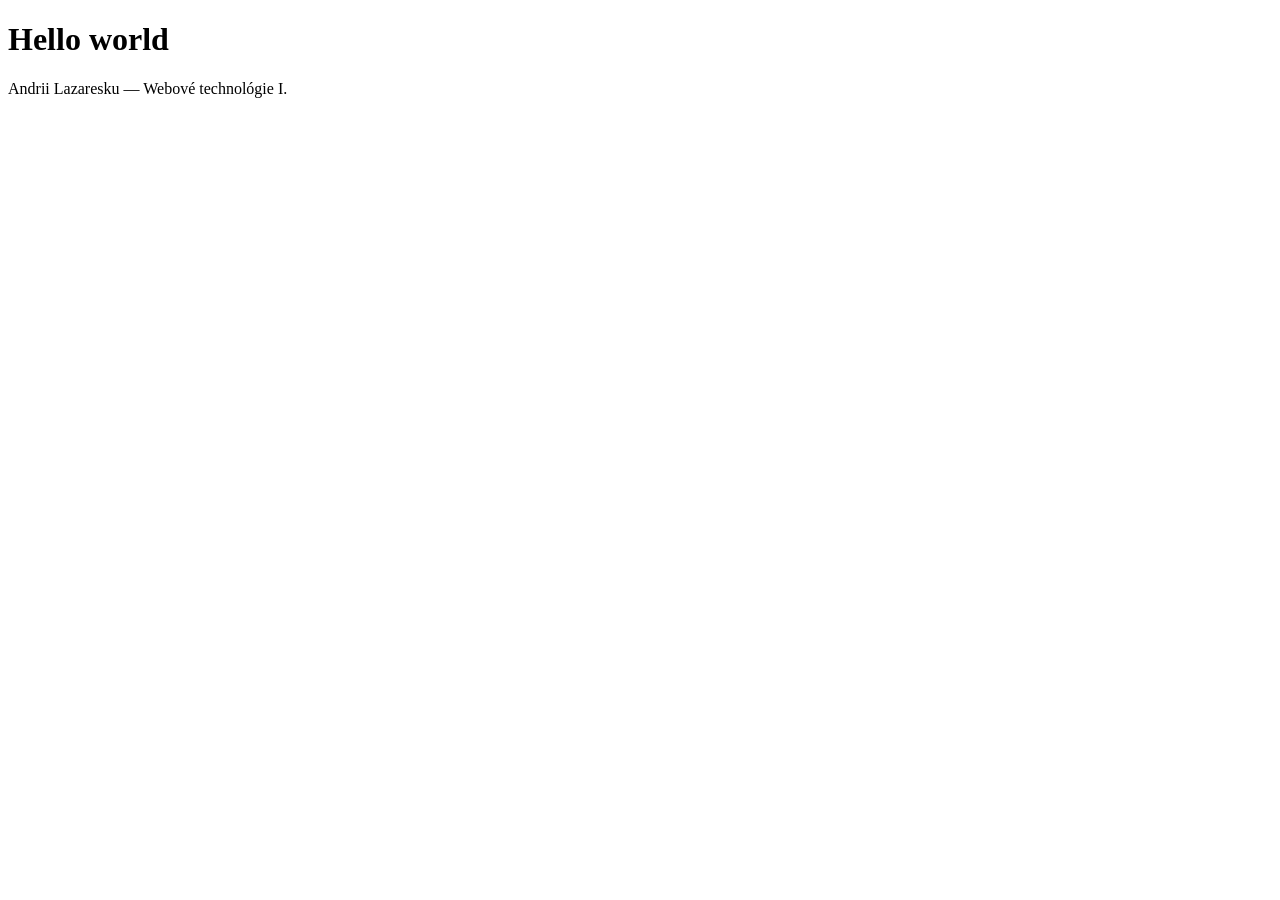
<file: index.html>
<!DOCTYPE html>
<html lang="sk">
<head>
  <meta charset="UTF-8" />
  <meta name="viewport" content="width=device-width, initial-scale=1.0" />
  <title>Hello world</title>
</head>
<body>
<h1>Hello world</h1>
<p>Andrii Lazaresku — Webové technológie I.</p>
</body>
</html>
</file>
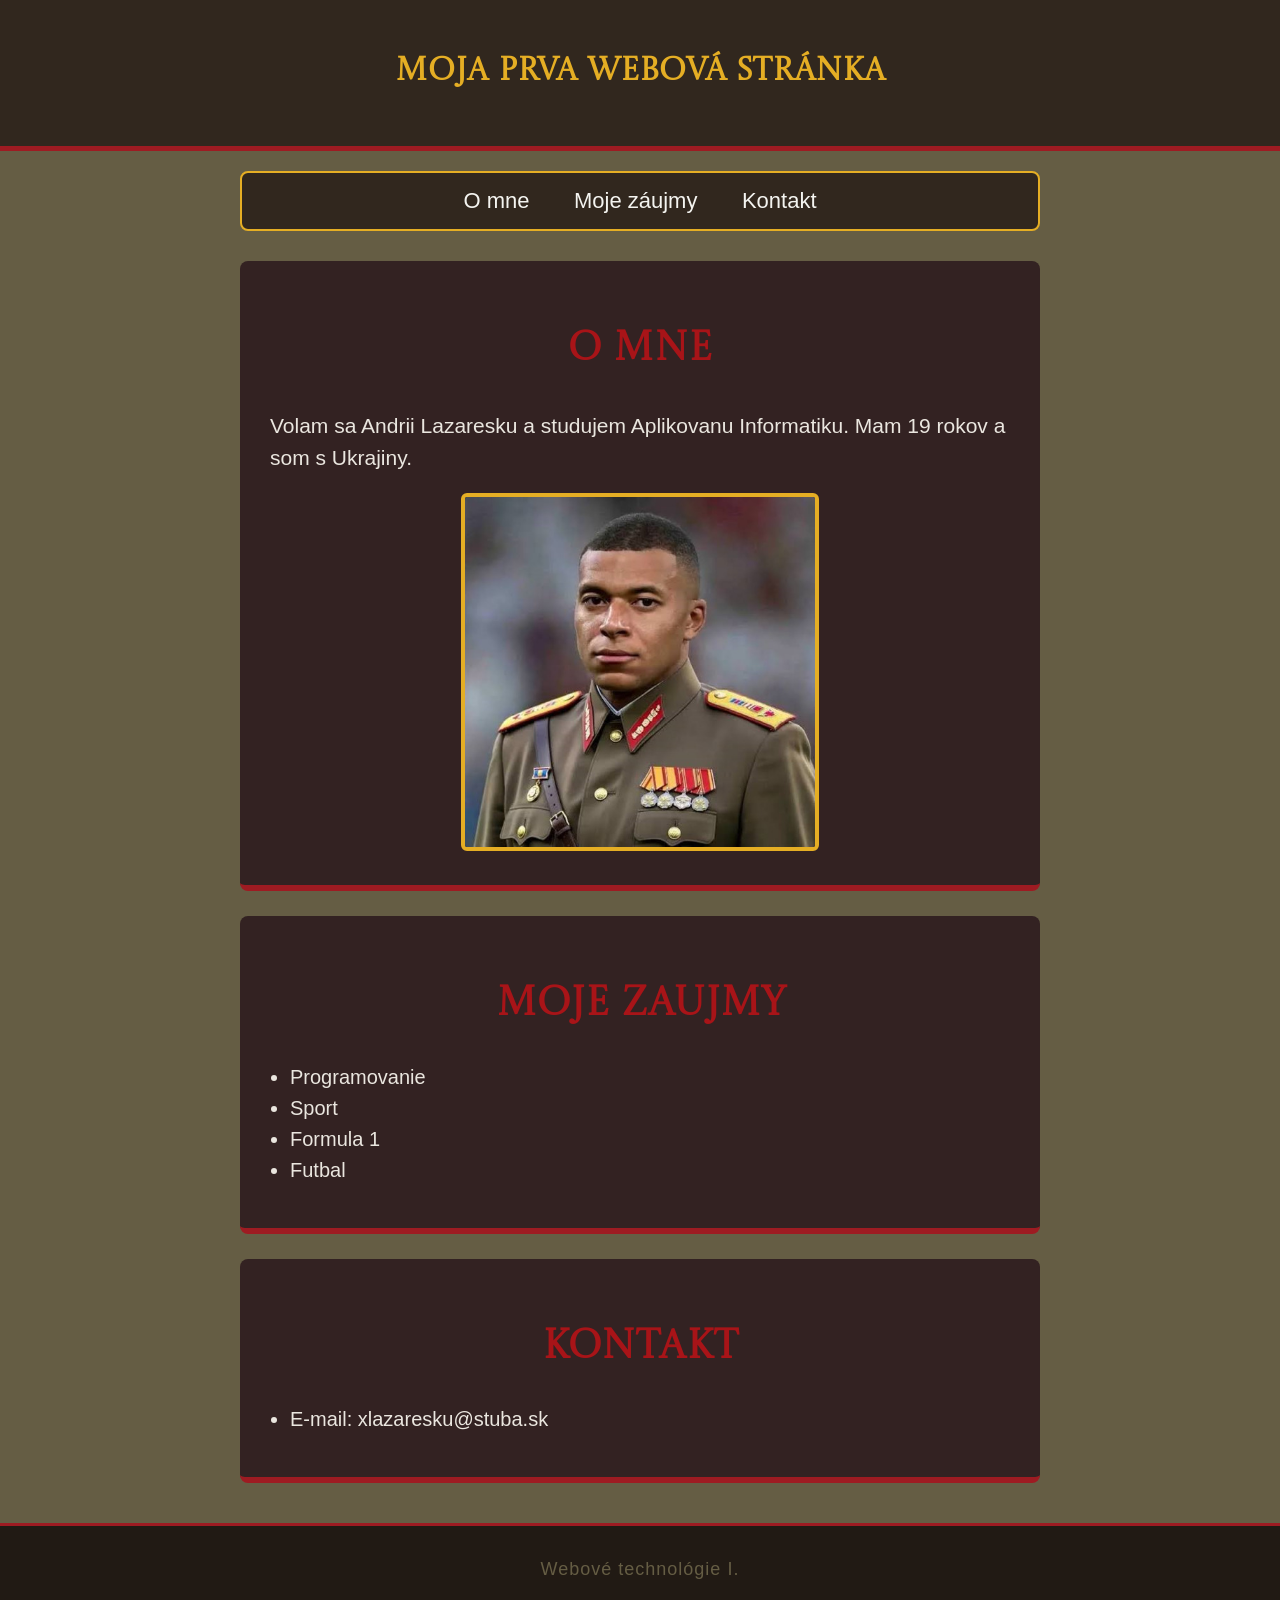
<file: exercise2/index.html>
<!DOCTYPE html>
<html lang="sk">
<head>
  <meta charset="UTF-8">
  <meta name="viewport" content="width=device-width, initial-scale=1.0">

  <title>Moja stranka</title>

  <link rel="stylesheet" href="style.css">
</head>

<body>

<header>
  <h1>Moja prva webová stránka</h1>
</header>

<main>

  <nav>
    <a href="#omne">O mne</a>
    <a href="#zaujmy">Moje záujmy</a>
    <a href="#kontakt">Kontakt</a>
  </nav>

  <section id="omne">
    <h2>O mne</h2>

    <p>
      Volam sa Andrii Lazaresku a studujem Aplikovanu Informatiku. Mam 19 rokov a som s Ukrajiny.
    </p>
    <div class="image">
      <img src="mbappe.jpeg" alt="Mbappe dictator">
    </div>
  </section>

  <section id="zaujmy">
    <h2>Moje zaujmy</h2>

    <ul>
      <li>Programovanie</li>
      <li>Sport</li>
      <li>Formula 1</li>
      <li>Futbal</li>
    </ul>
  </section>

  <section id="kontakt">
    <h2>Kontakt</h2>

    <ul>
      <li>E-mail: xlazaresku@stuba.sk</li>
    </ul>
  </section>
</main>

<footer>
  <p>Webové technológie I.</p>
</footer>

</body>
</html>
</file>
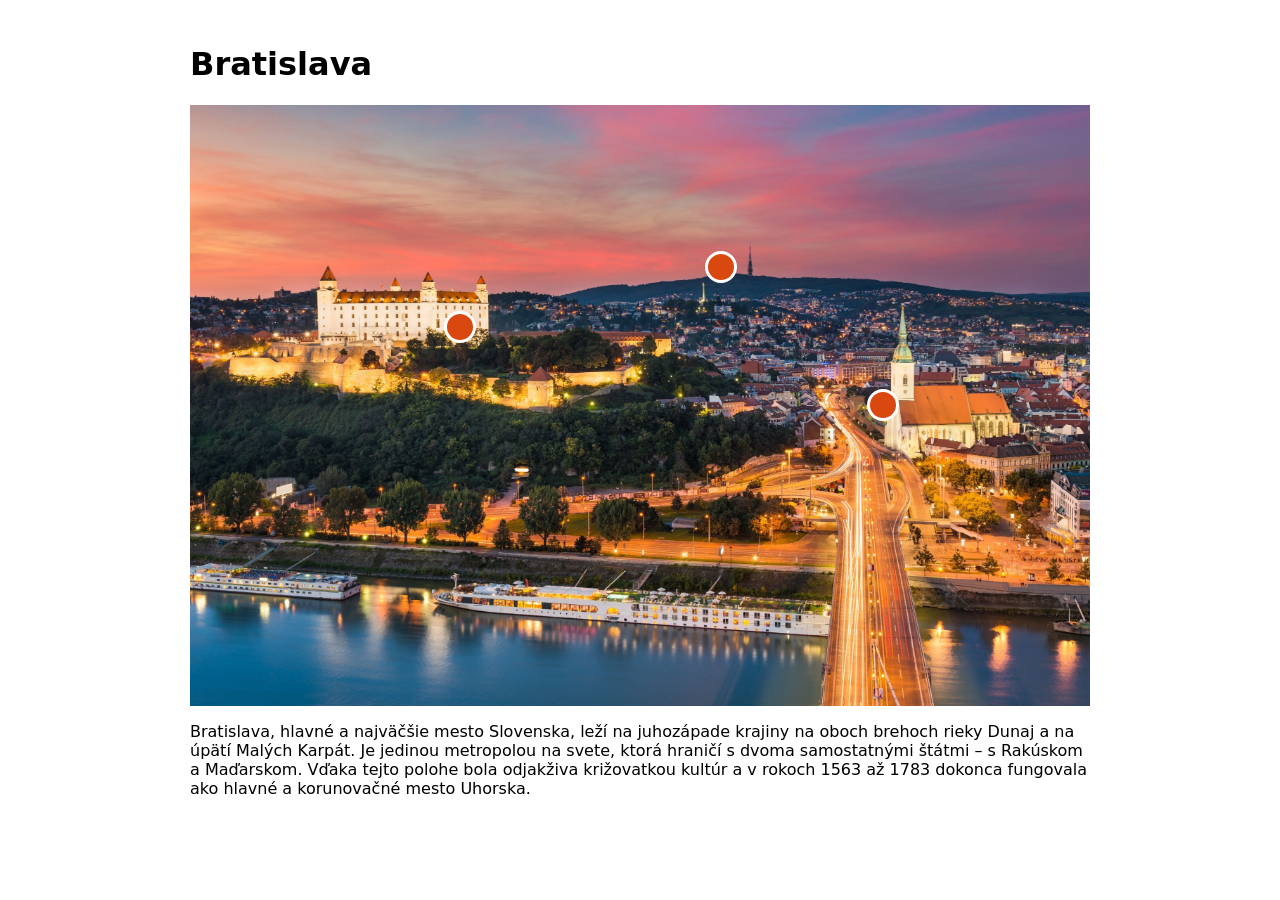
<file: exercise4/index.html>
<!doctype html>
<html lang="sk">
<head>
  <meta charset="utf-8">
  <meta name="viewport" content="width=device-width, initial-scale=1">
  <title>Dominanty Bratislavy</title>
  <link rel="stylesheet" href="css/styles.css">
</head>
<body>
<main>
  <h1>Bratislava</h1>

  <figure class="hotspot-image">
    <img src="img/img.png" alt="Panorama Bratislavy" width="2560" height="1709">

    <div class="hotspot" style="--x: 59%; --y: 27%">
      <button class="hotspot__dot" type="button" aria-label="Kamzík"></button>
      <div class="hotspot__panel">
        <h2>Kamzík</h2>
        <p>439 metrov vysoký vrch v pohorí Malé Karpaty, ktorý tvorí jednu z najvýznamnejších prírodných a rekreačných dominánt Bratislavy.</p>
      </div>
    </div>

    <div class="hotspot" style="--x: 30%; --y: 37%">
      <button class="hotspot__dot" type="button" aria-label="Bratislavský hrad"></button>
      <div class="hotspot__panel">
        <h2>Hrad</h2>
        <p>Bratislavský hrad sa týči 80 metrov nad riekou Dunaj a je najznámejšou dominantou hlavného mesta Slovenska.</p>
      </div>
    </div>

    <div class="hotspot hotspot--left" style="--x: 77%; --y: 50%">
      <button class="hotspot__dot" type="button" aria-label="Dóm svätého Martina"></button>
      <div class="hotspot__panel">
        <h2>Dóm sv. Martina</h2>
        <p>Najväčší kostol v Bratislave.</p>
      </div>
    </div>
  </figure>

  <p>Bratislava, hlavné a najväčšie mesto Slovenska, leží na juhozápade krajiny na oboch brehoch rieky Dunaj a na úpätí Malých Karpát.
     Je jedinou metropolou na svete, ktorá hraničí s dvoma samostatnými štátmi – s Rakúskom a Maďarskom.
    Vďaka tejto polohe bola odjakživa križovatkou kultúr a v rokoch 1563 až 1783 dokonca fungovala ako hlavné a korunovačné mesto Uhorska.</p>
</main>
</body>
</html>
</file>
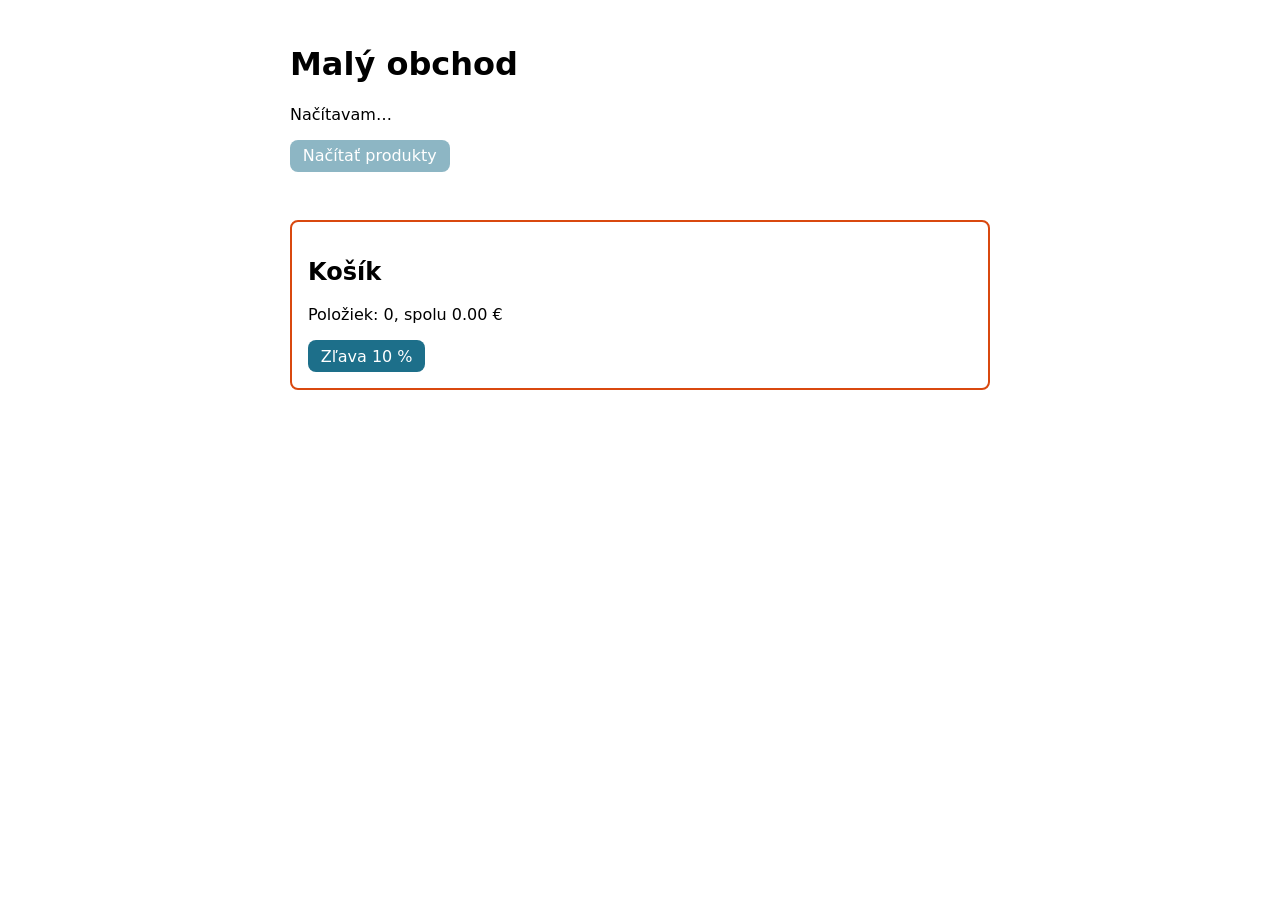
<file: exercise5/index.html>
<!doctype html>
<html lang="sk">
<head>
    <meta charset="utf-8">
    <meta name="viewport" content="width=device-width, initial-scale=1">
    <title>Malý obchod</title>
    <link rel="stylesheet" href="css/styles.css">
    <script src="js/script.js" defer></script>
</head>
<body>
<main>
    <h1>Malý obchod</h1>

    <p id="status">Produkty sa načítavajú…</p>
    <button id="reload" type="button">Načítať produkty</button>

    <ul id="products" class="products">
    </ul>

    <section class="cart">
        <h2>Košík</h2>
        <p>Položiek: <span id="cart-count">0</span>, spolu <span id="cart-total">0.00</span> €</p>
        <button id="discount" type="button">Zľava 10 %</button>
    </section>
</main>
</body>
</html>
</file>
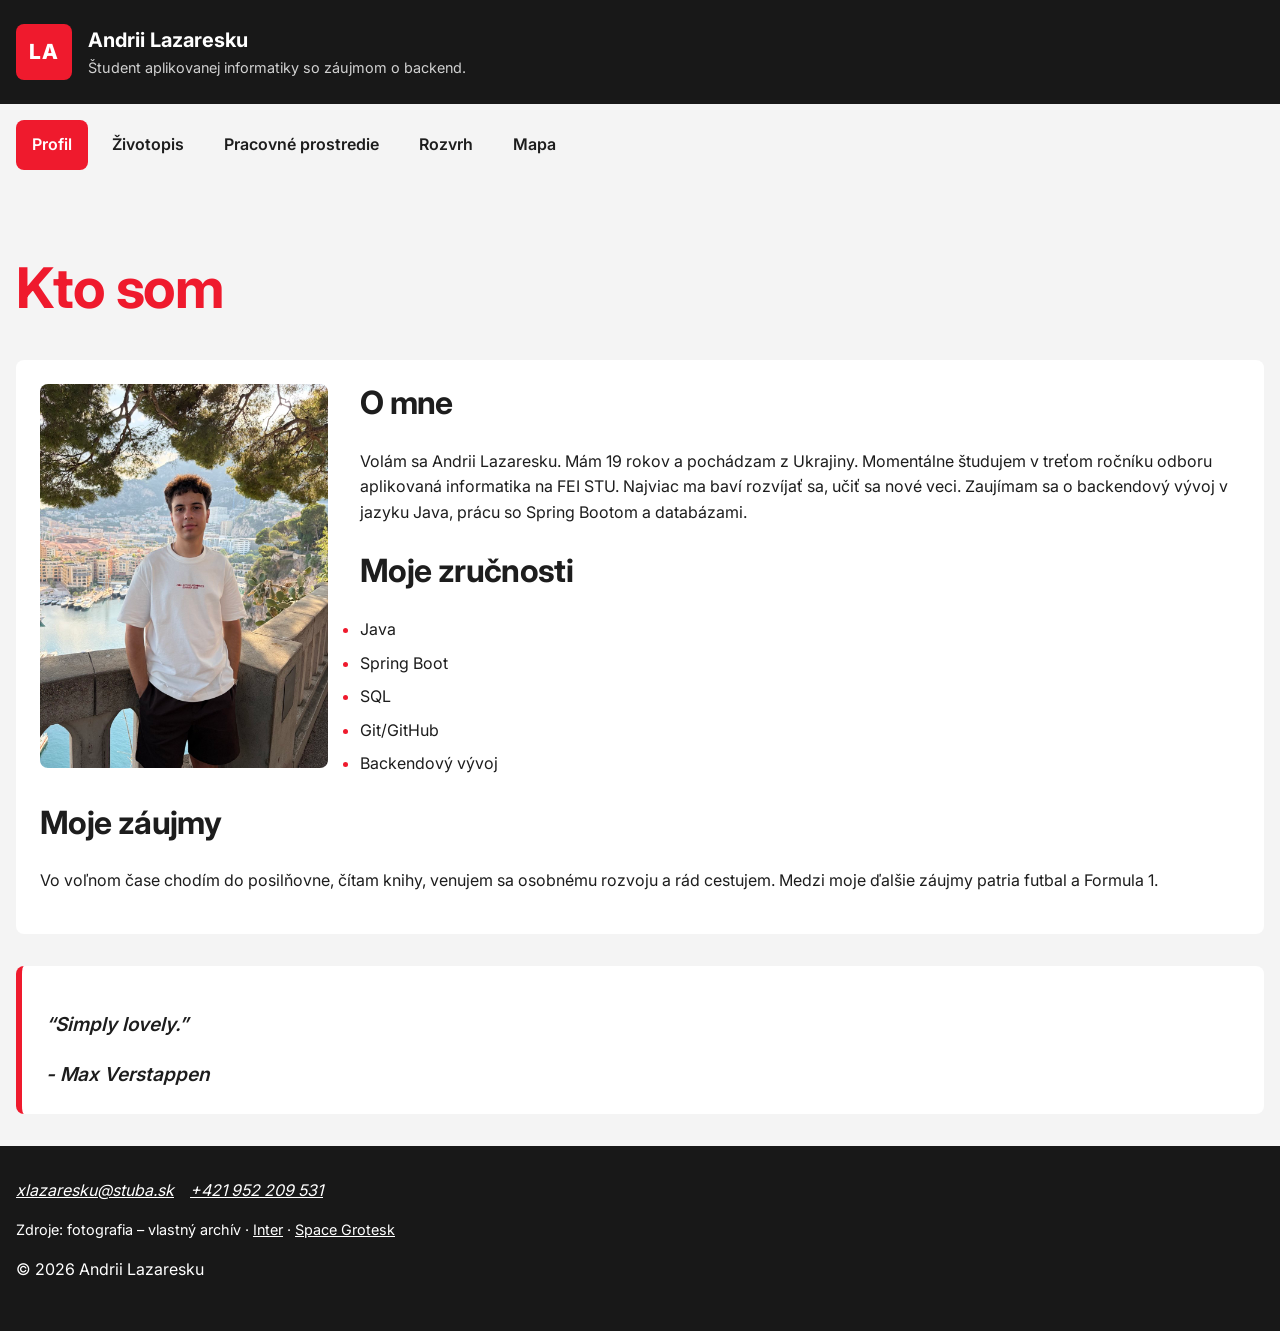
<file: task1/index.html>
<!DOCTYPE html>
<html lang="sk">
<head>
    <meta charset="UTF-8">
    <meta name="viewport" content="width=device-width, initial-scale=1.0">

    <title>Profil | Andrii Lazaresku</title>
    <meta name="description" content="Osobný profil študenta aplikovanej informatiky.">

    <meta property="og:title" content="Profil | Andrii Lazaresku">
    <meta property="og:description" content="Osobný profil študenta aplikovanej informatiky.">
    <meta property="og:image" content="img/me.jpg">

    <link rel="icon" href="favicon.png" type="image/png">
    <link rel="stylesheet" href="css/styles.css">
    <script src="js/script.js" defer></script>
</head>
<body>

<!-- Odkaz umozni pouzivatelovi klavesnice preskocit navigaciu. -->
<a class="skip-link" href="#main-content">
    Preskočiť na obsah
</a>

<!-- Hlavicka obsahuje logo, meno a kratky popis autora. -->
<header class="site-header">
    <div class="site-header__content">
        <a class="brand" href="index.html" aria-label="Domovská stránka">
            <span class="brand__monogram" aria-hidden="true">LA</span>
            <span class="brand__text">
                <span class="brand__name"><strong>Andrii Lazaresku</strong></span>
                <span class="brand__tagline">Študent aplikovanej informatiky so záujmom o backend.</span>
            </span>
        </a>
    </div>
</header>
<!-- Hlavna navigacia je spolocna pre vsetky podstranky. -->
<nav class="site-navigation" aria-label="Hlavná navigácia">
    <button class="site-navigation__toggle" type="button" aria-controls="main-menu" aria-expanded="false">MENU</button>
    <ul class="site-navigation__list" id="main-menu">
        <li><a class="site-navigation__link" href="index.html" aria-current="page">Profil</a></li>
        <li><a class="site-navigation__link" href="pages/cv.html">Životopis</a></li>
        <li><a class="site-navigation__link" href="pages/workspace.html">Pracovné prostredie</a></li>
        <li><a class="site-navigation__link" href="pages/schedule.html">Rozvrh</a></li>
        <li><a class="site-navigation__link" href="pages/map.html">Mapa</a></li>
    </ul>
</nav>

<!-- Hlavny obsah profilovej stranky. -->
<main class="site-main" id="main-content">
    <h1>Kto som</h1>
    <section class="profile">
        <img class="profile__photo"
             src="img/me.jpg"
             width="960"
             height="1280"
             loading="lazy"
             alt="Osobné foto Andrii Lazaresku">

        <div class="profile__content">
            <h2>O mne</h2>
            <p>
                Volám sa Andrii Lazaresku. Mám 19 rokov a pochádzam z Ukrajiny.
                Momentálne študujem v treťom ročníku odboru aplikovaná informatika na FEI STU.
                Najviac ma baví rozvíjať sa, učiť sa nové veci. Zaujímam sa o backendový vývoj v jazyku Java,
                prácu so Spring Bootom a databázami.
            </p>

            <h2>Moje zručnosti</h2>
            <ul class="skills">
                <li>Java</li>
                <li>Spring Boot</li>
                <li>SQL</li>
                <li>Git/GitHub</li>
                <li>Backendový vývoj</li>
            </ul>

            <h2>Moje záujmy</h2>
            <p>
                Vo voľnom čase chodím do posilňovne, čítam knihy, venujem sa osobnému rozvoju a rád cestujem.
                Medzi moje ďalšie záujmy patria futbal a Formula 1.
            </p>
        </div>
    </section>

    <!-- Citat je doplnkovy obsah k osobnemu profilu. -->
    <aside class="quote">
        <blockquote lang="en">
            <p>“Simply lovely.”</p>
            <footer>
                - <cite>Max Verstappen</cite>
            </footer>
        </blockquote>
    </aside>
</main>

<!-- Paticka obsahuje kontakt, zdroje a autorske udaje. -->
<footer class="site-footer">
    <div class="site-footer__content">
        <address class="contact">
            <a href="mailto:xlazaresku@stuba.sk">
                xlazaresku@stuba.sk
            </a>

            <a href="tel:+421952209531">
                +421 952 209 531
            </a>
        </address>
        <p class="footer-sources">Zdroje: fotografia – vlastný archív ·
            <a href="https://fonts.google.com/specimen/Inter">Inter</a> ·
            <a href="https://fonts.google.com/specimen/Space+Grotesk">Space Grotesk</a>
        </p>
        <p>© 2026 Andrii Lazaresku</p>
    </div>

</footer>
</body>
</html>
</file>
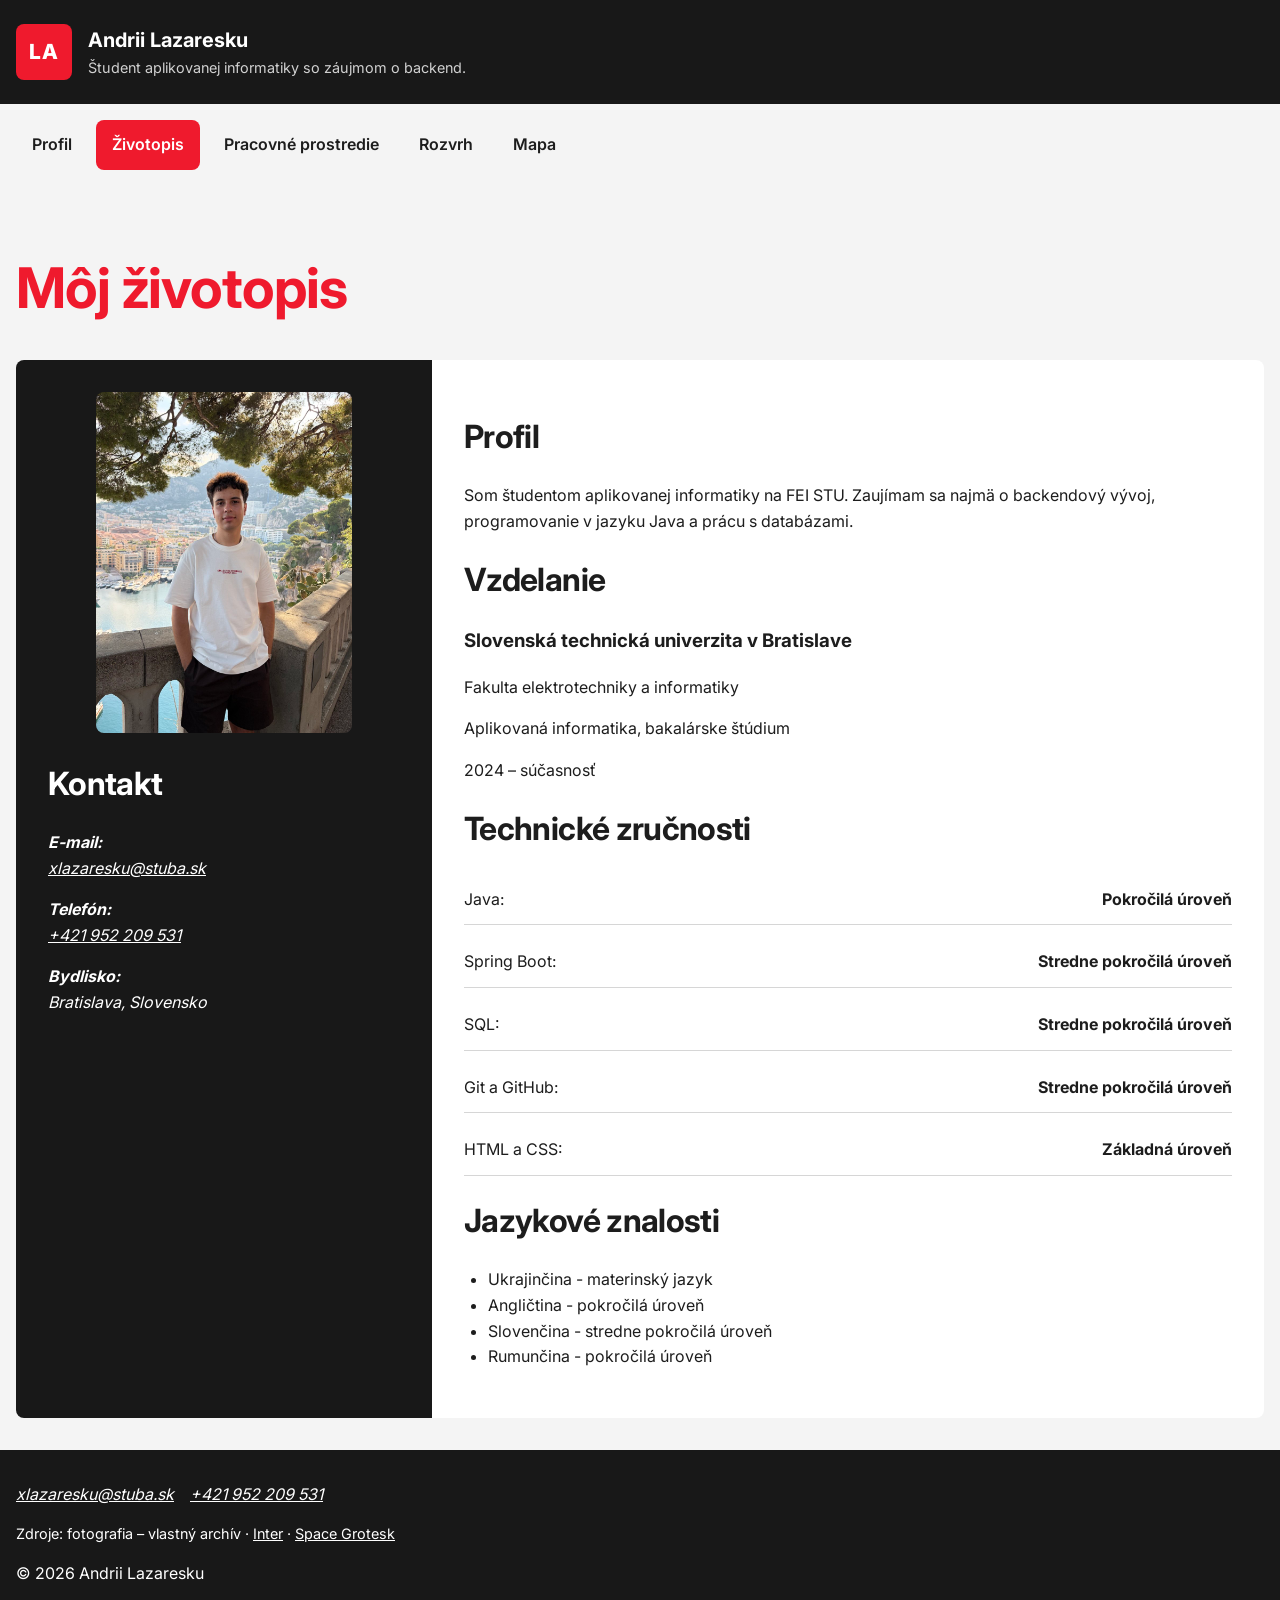
<file: task1/pages/cv.html>
<!DOCTYPE html>
<html lang="sk">
<head>
    <meta charset="UTF-8">
    <meta name="viewport" content="width=device-width, initial-scale=1.0">

    <title>Životopis | Andrii Lazaresku</title>
    <meta name="description" content="Vzdelanie, technické znalosti a jazykové zručnosti">
    <meta property="og:title" content="Životopis | Andrii Lazaresku">
    <meta property="og:description" content="Vzdelanie, technické znalosti a jazykové zručnosti">
    <meta property="og:image" content="../img/me.jpg">

    <link rel="icon" href="../favicon.png" type="image/png">
    <link rel="stylesheet" href="../css/styles.css">
    <link rel="stylesheet" href="../css/print.css" media="print">
    <script src="../js/script.js" defer></script>
</head>
<body>

<!-- Odkaz umozni pouzivatelovi klavesnice preskocit navigaciu. -->
<a class="skip-link" href="#main-content">
    Preskočiť na obsah
</a>

<!-- Spolocna hlavicka webovej vizitky. -->
<header class="site-header">
    <div class="site-header__content">
        <a class="brand" href="../index.html" aria-label="Domovská stránka">
            <span class="brand__monogram" aria-hidden="true">LA</span>
            <span class="brand__text">
                <span class="brand__name"><strong>Andrii Lazaresku</strong></span>
                <span class="brand__tagline">Študent aplikovanej informatiky so záujmom o backend.</span>
            </span>
        </a>
    </div>
</header>
<!-- Atribut aria-current oznacuje aktualne otvorenu stranku. -->
<nav class="site-navigation" aria-label="Hlavná navigácia">
    <button class="site-navigation__toggle" type="button" aria-controls="main-menu" aria-expanded="false">MENU</button>
    <ul class="site-navigation__list" id="main-menu">
        <li>
            <a class="site-navigation__link" href="../index.html">Profil</a>
        </li>
        <li>
            <a class="site-navigation__link" href="cv.html" aria-current="page">Životopis</a>
        </li>
        <li>
            <a class="site-navigation__link" href="workspace.html">Pracovné prostredie</a>
        </li>
        <li>
            <a class="site-navigation__link" href="schedule.html">Rozvrh</a>
        </li>
        <li>
            <a class="site-navigation__link" href="map.html">Mapa</a>
        </li>
    </ul>
</nav>

<!-- Zivotopis je rozdeleny na bocny panel a hlavny obsah. -->
<main class="site-main" id="main-content">
    <h1>Môj životopis</h1>
    <article class="resume">
        <h2 class="visually-hidden">Životopis Andriiho Lazaresku</h2>
        <!-- Bocny panel obsahuje fotografiu a kontaktne udaje. -->
        <aside class="resume__sidebar">
            <img class="resume__photo"
            src="../img/me.jpg"
            width="960"
            height="1280"
            loading="lazy"
            alt="Portrét Andrii Lazaresku">

            <section class="resume__contact">
                <h2>Kontakt</h2>
                <address>
                    <p><strong>E-mail:</strong><br><a href="mailto:xlazaresku@stuba.sk">xlazaresku@stuba.sk</a></p>
                    <p><strong>Telefón:</strong><br><a href="tel:+421952209531">+421 952 209 531</a></p>
                    <p><strong>Bydlisko:</strong><br>Bratislava, Slovensko</p>
                </address>
            </section>

        </aside>
        <!-- Hlavna cast obsahuje profil, vzdelanie a zrucnosti. -->
        <div class="resume__content">
            <section>
                <h2>Profil</h2>
                <p>
                    Som študentom aplikovanej informatiky na FEI STU.
                    Zaujímam sa najmä o backendový vývoj, programovanie
                    v jazyku Java a prácu s databázami.
                </p>

                <h2>Vzdelanie</h2>
                <h3>
                    Slovenská technická univerzita v Bratislave
                </h3>
                <p>Fakulta elektrotechniky a informatiky</p>
                <p>Aplikovaná informatika, bakalárske štúdium</p>
                <p>
                    <time datetime="2024">2024</time> – súčasnosť
                </p>
            </section>

            <section>
                <h2>Technické zručnosti</h2>
                <ul class="resume__skills">
                    <li>
                        <span>Java:</span>
                        <strong>Pokročilá úroveň</strong>
                    </li>

                    <li>
                        <span>Spring Boot:</span>
                        <strong>Stredne pokročilá úroveň</strong>
                    </li>

                    <li>
                        <span>SQL:</span>
                        <strong>Stredne pokročilá úroveň</strong>
                    </li>

                    <li>
                        <span>Git a GitHub:</span>
                        <strong>Stredne pokročilá úroveň</strong>
                    </li>

                    <li>
                        <span>HTML a CSS:</span>
                        <strong>Základná úroveň</strong>
                    </li>
                </ul>
            </section>

            <section>
                <h2>Jazykové znalosti</h2>
                <ul class="resume__list">
                    <li>Ukrajinčina - materinský jazyk</li>
                    <li>Angličtina - pokročilá úroveň</li>
                    <li>Slovenčina - stredne pokročilá úroveň</li>
                    <li>Rumunčina - pokročilá úroveň</li>
                </ul>
            </section>
        </div>
    </article>
</main>

<!-- Paticka sa pri tlaci skryje pomocou print.css. -->
<footer class="site-footer">
    <div class="site-footer__content">
        <address class="contact">
            <a href="mailto:xlazaresku@stuba.sk">
                xlazaresku@stuba.sk
            </a>

            <a href="tel:+421952209531">
                +421 952 209 531
            </a>
        </address>
        <p class="footer-sources">Zdroje: fotografia – vlastný archív ·
            <a href="https://fonts.google.com/specimen/Inter">Inter</a> ·
            <a href="https://fonts.google.com/specimen/Space+Grotesk">Space Grotesk</a>
        </p>
        <p>© 2026 Andrii Lazaresku</p>
    </div>
</footer>
</body>
</html>
</file>
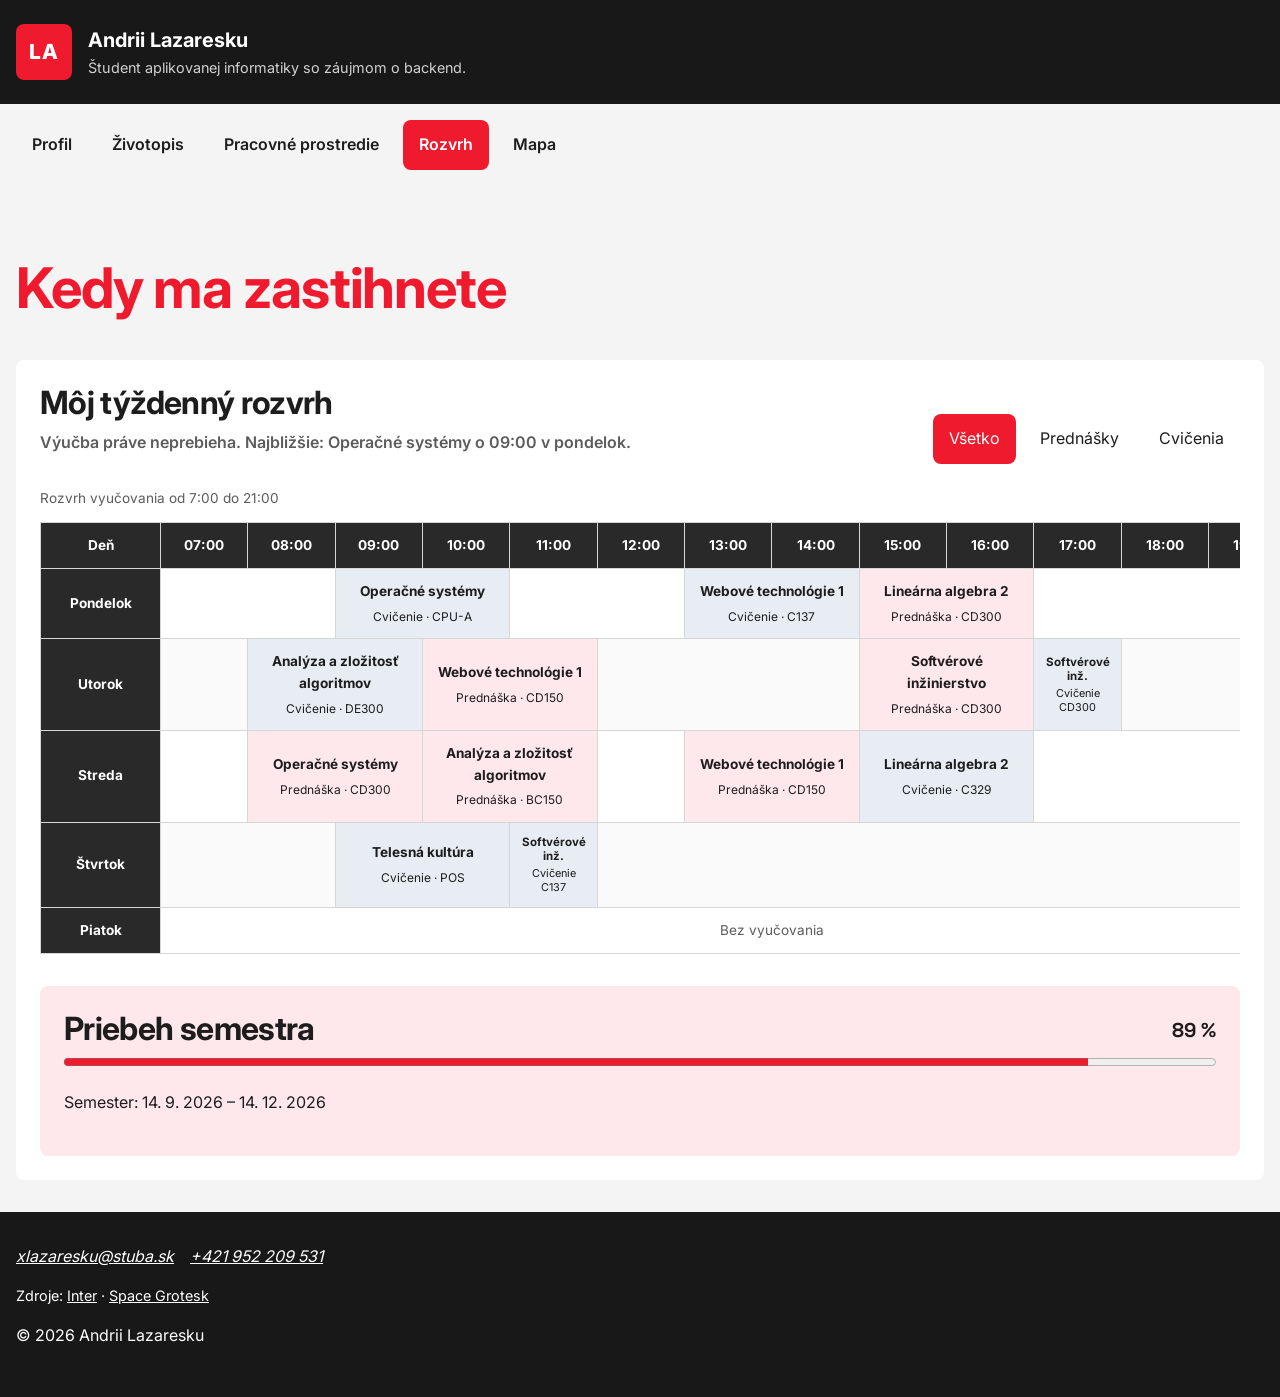
<file: task1/pages/schedule.html>
<!DOCTYPE html>
<html lang="sk">
<head>
    <meta charset="UTF-8">
    <meta name="viewport" content="width=device-width, initial-scale=1">

    <title>Rozvrh | Andrii Lazaresku</title>
    <meta name="description" content="Týždenný rozvrh a dostupnosť Andrii Lazaresku.">

    <meta property="og:title" content="Rozvrh | Andrii Lazaresku">
    <meta property="og:description" content="Týždenný rozvrh predmetov na FEI STU.">
    <meta property="og:image" content="../img/me.jpg">

    <link rel="icon" href="../favicon.png" type="image/png">
    <link rel="stylesheet" href="../css/styles.css">
    <script src="../js/script.js" defer></script>
</head>
<body>

    <!-- Odkaz umozni pouzivatelovi klavesnice preskocit navigaciu. -->
    <a class="skip-link" href="#main-content">
        Preskočiť na obsah
    </a>

    <!-- Spolocna hlavicka webovej vizitky. -->
    <header class="site-header">
        <div class="site-header__content">
            <a class="brand" href="../index.html" aria-label="Domovská stránka">
                <span class="brand__monogram" aria-hidden="true">LA</span>
                <span class="brand__text">
                    <span class="brand__name"><strong>Andrii Lazaresku</strong></span>
                    <span class="brand__tagline">Študent aplikovanej informatiky so záujmom o backend.</span>
                </span>
            </a>
        </div>
    </header>

    <!-- Hlavna navigacia medzi piatimi strankami projektu. -->
    <nav class="site-navigation" aria-label="Hlavná navigácia">
        <button class="site-navigation__toggle" type="button" aria-controls="main-menu" aria-expanded="false">MENU</button>
        <ul class="site-navigation__list" id="main-menu">
            <li><a class="site-navigation__link" href="../index.html">Profil</a></li>
            <li><a class="site-navigation__link" href="cv.html">Životopis</a></li>
            <li><a class="site-navigation__link" href="workspace.html">Pracovné prostredie</a></li>
            <li><a class="site-navigation__link" href="schedule.html" aria-current="page">Rozvrh</a></li>
            <li><a class="site-navigation__link" href="map.html">Mapa</a></li>
        </ul>
    </nav>

    <!-- Rozvrh obsahuje aktualny stav, filtre a tabulku predmetov. -->
    <main class="site-main" id="main-content">
        <h1>Kedy ma zastihnete</h1>

        <section class="schedule" aria-labelledby="schedule-title">
            <div class="schedule__heading">
                <div>
                    <h2 id="schedule-title">Môj týždenný rozvrh</h2>
                    <p id="schedule-status" class="schedule__status" aria-live="polite"></p>
                </div>
                <!-- Tlacidla filtruju hodiny podla hodnoty v data-filter. -->
                <div class="schedule__filters" role="group" aria-label="Filtrovanie rozvrhu">
                    <button class="schedule__filter" type="button" data-filter="all" aria-pressed="true">Všetko</button>
                    <button class="schedule__filter" type="button" data-filter="lecture" aria-pressed="false">Prednášky</button>
                    <button class="schedule__filter" type="button" data-filter="exercise" aria-pressed="false">Cvičenia</button>
                </div>
            </div>

            <p id="schedule-filter-status" class="schedule__filter-status" aria-live="polite" hidden></p>

            <!-- Obal tabulky umozni vodorovne posuvanie na malom displeji. -->
            <div class="schedule__table-wrapper">
                <table class="schedule__table">
                    <caption>Rozvrh vyučovania od 7:00 do 21:00</caption>
                    <thead>
                        <tr>
                            <th scope="col">Deň</th>
                            <th scope="col">07:00</th>
                            <th scope="col">08:00</th>
                            <th scope="col">09:00</th>
                            <th scope="col">10:00</th>
                            <th scope="col">11:00</th>
                            <th scope="col">12:00</th>
                            <th scope="col">13:00</th>
                            <th scope="col">14:00</th>
                            <th scope="col">15:00</th>
                            <th scope="col">16:00</th>
                            <th scope="col">17:00</th>
                            <th scope="col">18:00</th>
                            <th scope="col">19:00</th>
                            <th scope="col">20:00</th>
                        </tr>
                    </thead>
                    <tbody>
                        <tr>
                            <th scope="row">Pondelok</th>
                            <td class="schedule__free" colspan="2"></td>
                            <td class="lesson lesson--exercise" colspan="2"
                                data-type="exercise" data-day="1" data-start="09:00" data-end="10:50">
                                <strong>Operačné systémy</strong>
                                <span>Cvičenie · CPU-A</span>
                            </td>
                            <td class="schedule__free" colspan="2"></td>
                            <td class="lesson lesson--exercise" colspan="2"
                                data-type="exercise" data-day="1" data-start="13:00" data-end="14:50">
                                <strong>Webové technológie 1</strong>
                                <span>Cvičenie · C137</span>
                            </td>
                            <td class="lesson lesson--lecture" colspan="2"
                                data-type="lecture" data-day="1" data-start="15:00" data-end="16:50">
                                <strong>Lineárna algebra 2</strong>
                                <span>Prednáška · CD300</span>
                            </td>
                            <td class="schedule__free" colspan="4"></td>
                        </tr>
                        <tr>
                            <th scope="row">Utorok</th>
                            <td class="schedule__free"></td>
                            <td class="lesson lesson--exercise" colspan="2"
                                data-type="exercise" data-day="2" data-start="08:00" data-end="09:50">
                                <strong>Analýza a zložitosť algoritmov</strong>
                                <span>Cvičenie · DE300</span>
                            </td>
                            <td class="lesson lesson--lecture" colspan="2"
                                data-type="lecture" data-day="2" data-start="10:00" data-end="11:50">
                                <strong>Webové technológie 1</strong>
                                <span>Prednáška · CD150</span>
                            </td>
                            <td class="schedule__free" colspan="3"></td>
                            <td class="lesson lesson--lecture" colspan="2"
                                data-type="lecture" data-day="2" data-start="15:00" data-end="16:50">
                                <strong>Softvérové inžinierstvo</strong><span>Prednáška · CD300</span>
                            </td>
                            <td class="lesson lesson--exercise lesson--compact"
                                data-type="exercise" data-day="2" data-start="17:00" data-end="17:50"
                                data-subject="Softvérové inžinierstvo" aria-label="Softvérové inžinierstvo, prednáška, CD300">
                                <strong>
                                    <abbr title="Softvérové inžinierstvo">Softvérové inž.</abbr>
                                </strong>
                                <span>Cvičenie<br>CD300</span>
                            </td>
                            <td class="schedule__free" colspan="3"></td>
                        </tr>
                        <tr>
                            <th scope="row">Streda</th>
                            <td class="schedule__free"></td>
                            <td class="lesson lesson--lecture" colspan="2"
                                data-type="lecture" data-day="3" data-start="08:00" data-end="09:50">
                                <strong>Operačné systémy</strong><span>Prednáška · CD300</span></td>
                            <td class="lesson lesson--lecture" colspan="2"
                                data-type="lecture" data-day="3" data-start="10:00" data-end="11:50">
                                <strong>Analýza a zložitosť algoritmov</strong>
                                <span>Prednáška · BC150</span>
                            </td>
                            <td class="schedule__free"></td>
                            <td class="lesson lesson--lecture" colspan="2"
                                data-type="lecture" data-day="3" data-start="13:00" data-end="14:50">
                                <strong>Webové technológie 1</strong>
                                <span>Prednáška · CD150</span>
                            </td>
                            <td class="lesson lesson--exercise" colspan="2"
                                data-type="exercise" data-day="3" data-start="15:00" data-end="16:50">
                                <strong>Lineárna algebra 2</strong>
                                <span>Cvičenie · C329</span>
                            </td>
                            <td class="schedule__free" colspan="4"></td>
                        </tr>
                        <tr>
                            <th scope="row">Štvrtok</th>
                            <td class="schedule__free" colspan="2"></td>
                            <td class="lesson lesson--exercise" colspan="2"
                                data-type="exercise" data-day="4" data-start="09:00" data-end="10:50">
                                <strong>Telesná kultúra</strong>
                                <span>Cvičenie · POS</span>
                            </td>
                            <td class="lesson lesson--exercise lesson--compact"
                                data-type="exercise" data-day="4" data-start="11:00" data-end="11:50"
                                data-subject="Softvérové inžinierstvo" aria-label="Softvérové inžinierstvo, prednáška, C137">
                                <strong>
                                    <abbr title="Softvérové inžinierstvo">Softvérové inž.</abbr>
                                </strong>
                                <span>Cvičenie<br>C137</span>
                            </td>
                            <td class="schedule__free" colspan="9"></td>
                        </tr>
                        <tr>
                            <th scope="row">Piatok</th>
                            <td class="schedule__free" colspan="14">Bez vyučovania</td>
                        </tr>
                    </tbody>
                </table>
            </div>

            <div class="semester-progress">
                <div class="semester-progress__heading">
                    <h2>Priebeh semestra</h2>
                    <output id="semester-progress-label" for="semester-progress">0 %</output>
                </div>
                <progress id="semester-progress" max="100" value="0">0 %</progress>
                <p>Semester: 14. 9. 2026 – 14. 12. 2026</p>
            </div>
        </section>
    </main>

    <!-- Paticka obsahuje kontakt a pouzite zdroje. -->
    <footer class="site-footer">
        <div class="site-footer__content">
            <address class="contact">
                <a href="mailto:xlazaresku@stuba.sk">xlazaresku@stuba.sk</a>
                <a href="tel:+421952209531">+421 952 209 531</a>
            </address>
            <p class="footer-sources">Zdroje: <a href="https://fonts.google.com/specimen/Inter">Inter</a> ·
                <a href="https://fonts.google.com/specimen/Space+Grotesk">Space Grotesk</a>
            </p>
            <p>© 2026 Andrii Lazaresku</p>
        </div>
    </footer>
</body>
</html>
</file>
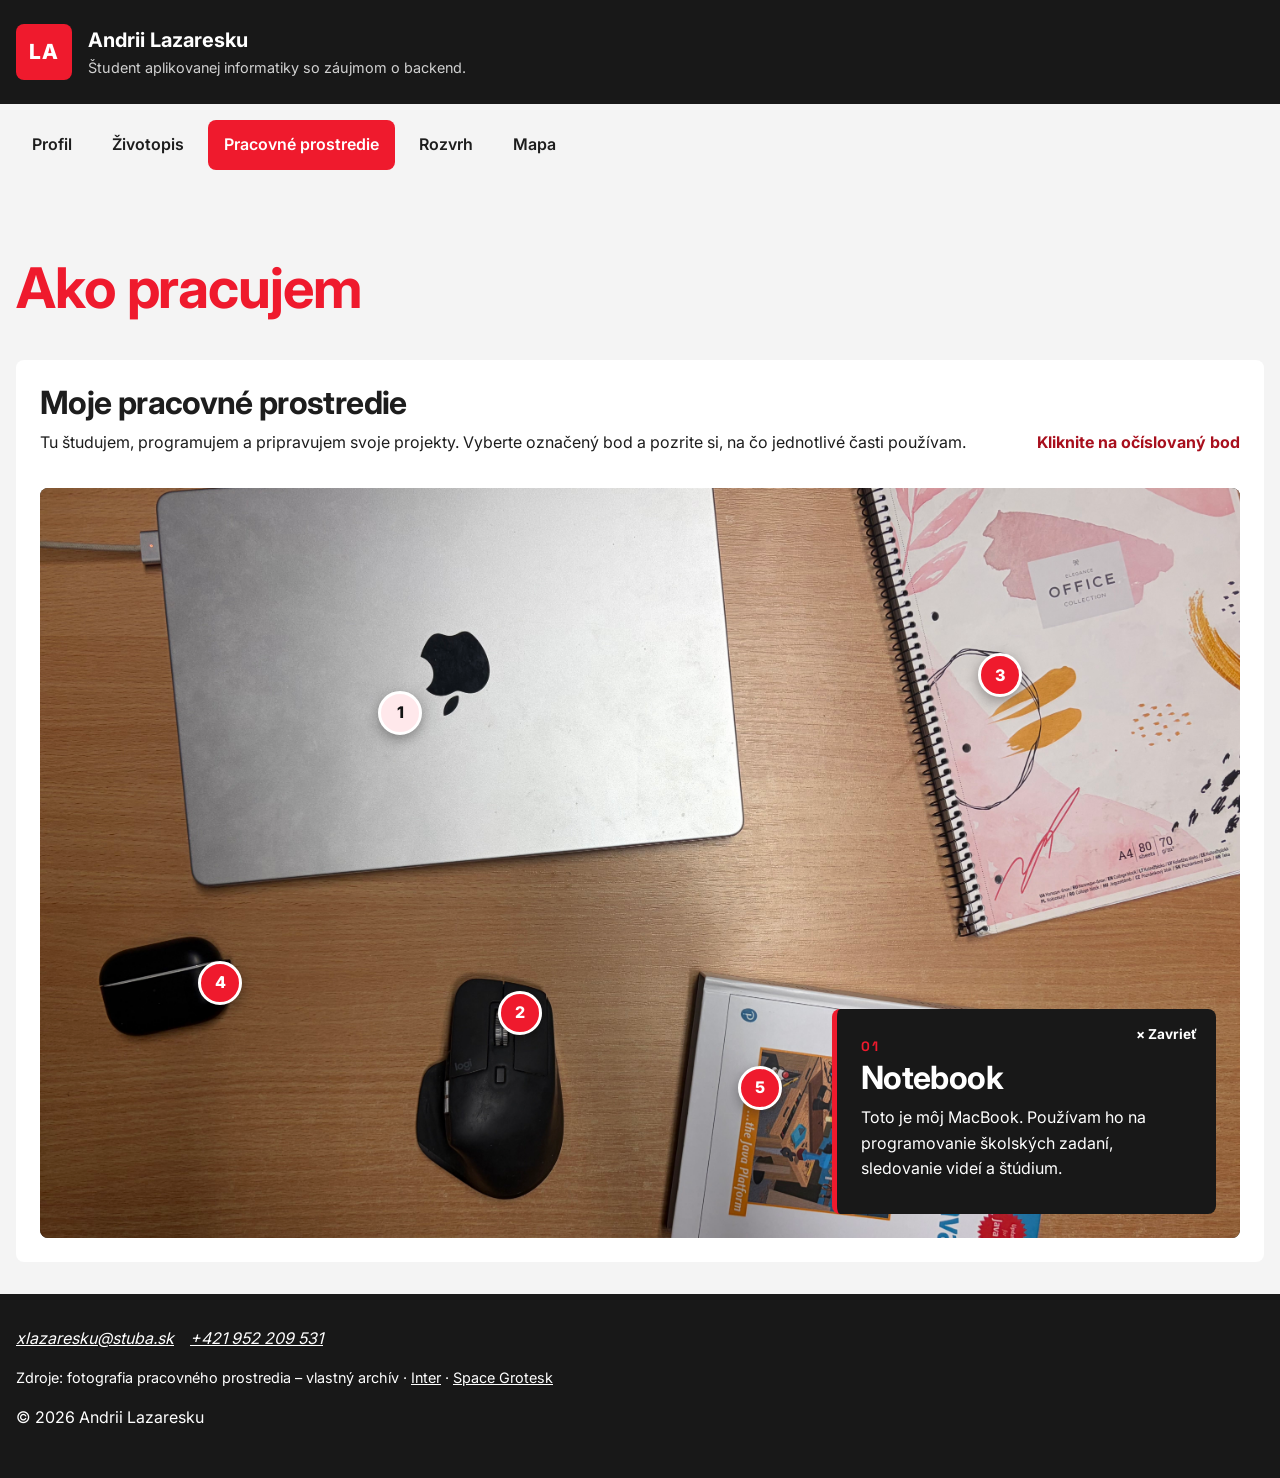
<file: task1/pages/workspace.html>
<!DOCTYPE html>
<html lang="sk">
<head>
    <meta charset="UTF-8">
    <meta name="viewport" content="width=device-width, initial-scale=1">

    <title>Pracovné prostredie | Andrii Lazaresku</title>
    <meta name="description" content="Interaktívna prehliadka pracovného prostredia Andrii Lazaresku.">

    <meta property="og:title" content="Pracovné prostredie | Andrii Lazaresku">
    <meta property="og:description" content="Miesto, kde študujem a pracujem.">
    <meta property="og:image" content="../img/workspace.jpg">

    <link rel="icon" href="../favicon.png" type="image/png">
    <link rel="stylesheet" href="../css/styles.css">
    <script src="../js/script.js" defer></script>
</head>
<body>

<!-- Odkaz umozni pouzivatelovi klavesnice preskocit navigaciu. -->
<a class="skip-link" href="#main-content">
    Preskočiť na obsah
</a>

<!-- Spolocna hlavicka webovej vizitky. -->
<header class="site-header">
    <div class="site-header__content">
        <a class="brand" href="../index.html" aria-label="Domovská stránka">
            <span class="brand__monogram" aria-hidden="true">LA</span>
            <span class="brand__text">
                <span class="brand__name"><strong>Andrii Lazaresku</strong></span>
                <span class="brand__tagline">Študent aplikovanej informatiky so záujmom o backend.</span>
            </span>
        </a>
    </div>
</header>

<!-- Hlavna navigacia medzi piatimi strankami projektu. -->
<nav class="site-navigation" aria-label="Hlavná navigácia">
    <button class="site-navigation__toggle" type="button" aria-controls="main-menu" aria-expanded="false">MENU</button>
    <ul class="site-navigation__list" id="main-menu">
        <li><a class="site-navigation__link" href="../index.html">Profil</a></li>
        <li><a class="site-navigation__link" href="cv.html">Životopis</a></li>
        <li><a class="site-navigation__link" href="workspace.html" aria-current="page">Pracovné prostredie</a></li>
        <li><a class="site-navigation__link" href="schedule.html">Rozvrh</a></li>
        <li><a class="site-navigation__link" href="map.html">Mapa</a></li>
    </ul>
</nav>

<!-- Interaktivne pracovne prostredie funguje iba pomocou HTML a CSS. -->
<main class="site-main" id="main-content">
    <h1>Ako pracujem</h1>
    <section class="workspace" aria-labelledby="workspace-title">
        <div class="workspace__intro">
            <div>
                <h2 id="workspace-title">Moje pracovné prostredie</h2>
                <p>Tu študujem, programujem a pripravujem svoje projekty.
                    Vyberte označený bod a pozrite si, na čo jednotlivé časti používam.
                </p>
            </div>

            <p class="workspace__hint">Kliknite na očíslovaný bod</p>
        </div>

        <!-- Radio tlacidla urcuju, ktory informacny panel sa zobrazi. -->
        <div class="workspace__interactive">
            <div class="workspace__stage">
                <img class="workspace__image"
                     src="../img/workspace.jpg"
                     width="5712"
                     height="4284"
                     alt="Pracovný stôl s notebookom, poznámkami, slúchadlami a knihami">

                <input class="workspace__control workspace__control--one" type="radio" name="workspace-hotspot"
                       id="hotspot-one" checked>
                <label class="workspace__hotspot workspace__hotspot--one" for="hotspot-one">
                    <span>1</span>
                    <span class="visually-hidden">Notebook</span>
                </label>

                <input class="workspace__control workspace__control--two" type="radio" name="workspace-hotspot"
                       id="hotspot-two">
                <label class="workspace__hotspot workspace__hotspot--two" for="hotspot-two">
                    <span>2</span>
                    <span class="visually-hidden">Myš</span>
                </label>

                <input class="workspace__control workspace__control--three" type="radio" name="workspace-hotspot"
                       id="hotspot-three">
                <label class="workspace__hotspot workspace__hotspot--three" for="hotspot-three">
                    <span>3</span>
                    <span class="visually-hidden">Poznámky</span>
                </label>

                <input class="workspace__control workspace__control--four" type="radio" name="workspace-hotspot"
                       id="hotspot-four">
                <label class="workspace__hotspot workspace__hotspot--four" for="hotspot-four">
                    <span>4</span>
                    <span class="visually-hidden">Slúchadlá</span>
                </label>

                <input class="workspace__control workspace__control--five" type="radio" name="workspace-hotspot"
                       id="hotspot-five">
                <label class="workspace__hotspot workspace__hotspot--five" for="hotspot-five">
                    <span>5</span>
                    <span class="visually-hidden">Odborné knihy</span>
                </label>

                <input class="workspace__close-control visually-hidden" type="radio" name="workspace-hotspot"
                       id="hotspot-none">
            </div>

            <!-- Panely su prepojene s bodmi pomocou CSS selektora :has(). -->
            <article class="workspace__panel workspace__panel--one">
                <label class="workspace__close" for="hotspot-none">× <span>Zavrieť</span></label>
                <span class="workspace__number">01</span>
                <h2>Notebook</h2>
                <p>
                    Toto je môj MacBook. Používam ho na programovanie školských zadaní, sledovanie videí a štúdium.
                </p>
            </article>

            <article class="workspace__panel workspace__panel--two">
                <label class="workspace__close" for="hotspot-none">× <span>Zavrieť</span></label>
                <span class="workspace__number">02</span>
                <h2>Myš</h2>
                <p>
                    Toto je moja myš. Používam ju pri práci s dizajnom alebo pri hraní hier.
                </p>
            </article>

            <article class="workspace__panel workspace__panel--three">
                <label class="workspace__close" for="hotspot-none">× <span>Zavrieť</span></label>
                <span class="workspace__number">03</span>
                <h2>Poznámky</h2>
                <p>
                    Toto sú moje poznámky z predmetu Lineárna algebra 2.
                </p></article>

            <article class="workspace__panel workspace__panel--four">
                <label class="workspace__close" for="hotspot-none">× <span>Zavrieť</span></label>
                <span class="workspace__number">04</span>
                <h2>Slúchadlá</h2>
                <p>
                    Toto sú moje slúchadlá. Pomáhajú mi sústrediť sa alebo relaxovať.
                </p>
            </article>
            <article class="workspace__panel workspace__panel--five">
                <label class="workspace__close" for="hotspot-none">× <span>Zavrieť</span></label>
                <span class="workspace__number">05</span>
                <h2>Kniha</h2>
                <p>
                    Toto je kniha o Jave, ktorú práve čítam.
                </p>
            </article>
            <article class="workspace__panel workspace__panel--empty">
                <h2>Vyberte miesto</h2>
                <p>Kliknite na očíslovaný bod na fotografii a zobrazia sa ďalšie informácie.</p>
            </article>
        </div>
    </section>
</main>
<!-- Paticka obsahuje kontakt a pouzite zdroje. -->
<footer class="site-footer">
    <div class="site-footer__content">
        <address class="contact">
            <a href="mailto:xlazaresku@stuba.sk">xlazaresku@stuba.sk</a>
            <a href="tel:+421952209531">+421 952 209 531</a>
        </address>
        <p class="footer-sources">
            Zdroje: fotografia pracovného prostredia – vlastný archív ·
            <a href="https://fonts.google.com/specimen/Inter">Inter</a> ·
            <a href="https://fonts.google.com/specimen/Space+Grotesk">Space Grotesk</a>
        </p>
        <p>© 2026 Andrii Lazaresku</p></div>
</footer>
</body>
</html>
</file>
<file: exercise2/style.css>
@font-face {
    font-family: "Moj Font";
    src: url("font.ttf") format("truetype");
}

body {
    font-family: 'Barlow Condensed', sans-serif;
    background-color: #655D44;
    margin: 0;
    color: #F4F4F0;
}

header {
    background-color: #31271E;
    color: #E5AE24;
    padding: 30px;
    text-align: center;
    font-family: "Moj Font", sans-serif;
    border-bottom: 5px solid #9E1B22;
}

nav {
    background-color: #31271E;
    padding: 15px;
    text-align: center;
    border-radius: 8px;
    margin: 20px 0 30px 0;
    border: 2px solid #E5AE24;
}

nav a {
    color: #F4F4F0;
    text-decoration: none;
    font-family: 'Bebas Neue', sans-serif;
    font-size: 22px;
    margin: 0 20px;
}

nav a:hover {
    color: #E5AE24;
}

main {
    width: 90%;
    max-width: 800px;
    margin: 0 auto;
}

section {
    background-color: #332222;
    padding: 30px;
    margin-bottom: 25px;
    border-radius: 8px;
    border-bottom: 6px solid #9E1B22;
}

h2 {
    font-size: 40px;
    color: #a81418;
    text-align: center;
    font-family: "Moj Font", sans-serif;
}

p {
    color: #EAE6DF;;
    font-size: 21px;
    line-height: 1.5;
    margin-bottom: 20px;
}

ul {
    padding-left: 20px;
}

li {
    font-size: 20px;
    color: #EAE6DF;
    margin-bottom: 8px;
}

.image {
    text-align: center;
    margin-top: 20px;
}

img {
    width: 100%;
    max-width: 350px;
    border-radius: 6px;
    border: 4px solid #E5AE24;
}

footer {
    text-align: center;
    padding: 30px;
    background-color: #211A14;
    border-top: 3px solid #9E1B22;
    margin-top: 40px;
}

footer p {
    font-family: 'Bebas Neue', sans-serif;
    color: #655D44;
    font-size: 18px;
    margin: 0;
    letter-spacing: 1px;
}
</file>
<file: exercise4/css/styles.css>
:root {
  --color-brand: #1d6f8a;
  --color-accent: #d9480f;
  --color-surface: #ffffff;
  --color-shadow: rgb(0 0 0 / 0.18);
  --radius: 0.5rem;
  --space: 1rem;
  --dot-size: 2rem;
}

main {
  max-width: 900px;
  margin: 0 auto;
  padding: var(--space);
  font-family: system-ui, sans-serif;
}

.hotspot-image {
  position: relative;
  margin: 0;
}

.hotspot-image img {
  display: block;
  width: 100%;
  height: auto;
}

.hotspot__dot {
  width: 100%;
  height: 100%;
  padding: 0;
  border: 3px solid var(--color-surface);
  border-radius: 50%;
  background: var(--color-accent);
  cursor: pointer;
}

.hotspot__panel {
  padding: var(--space);
  background: var(--color-surface);
  border-left: 4px solid var(--color-brand);
  border-radius: var(--radius);
  box-shadow: 0 0.5rem 1.5rem var(--color-shadow);
}

.hotspot__panel h2 {
  margin: 0 0 0.25rem;
  font-size: 1rem;
}

.hotspot__panel p {
  margin: 0;
}

.hotspot {
  position: absolute;
  left: var(--x);
  top: var(--y);
  width: var(--dot-size);
  height: var(--dot-size);
  transform: translate(-50%, -50%);
}

.hotspot__panel {
  position: absolute;
  top: 100%;
  left: 0;
  width: 16rem;
}

.hotspot__panel {
  opacity: 0;
  visibility: hidden;
  transition:
          opacity 0.3s,
          visibility 0.3s;
}

.hotspot:hover .hotspot__panel,
.hotspot:focus-within .hotspot__panel {
  opacity: 1;
  visibility: visible;
}

.hotspot:hover,
.hotspot:focus-within {
  z-index: 10;
}

.hotspot--left .hotspot__panel {
  left: auto;
  right: 0;
}



@media (max-width: 768px) {
  .hotspot-image {
    margin-bottom: 9rem;
  }

  .hotspot {
    position: static;
    width: auto;
    height: 0;
    transform: none;
  }

  .hotspot__dot {
    position: absolute;
    left: var(--x);
    top: var(--y);
    width: var(--dot-size);
    height: var(--dot-size);
    transform: translate(-50%, -50%);
  }

  .hotspot-image .hotspot__panel {
    box-sizing: border-box;
    top: 100%;
    left: 0;
    right: 0;
    width: auto;
    height: 8rem;
    overflow: auto;
  }

  .hotspot-image:not(:has(.hotspot:hover, .hotspot:focus-within))
    .hotspot:first-of-type
    .hotspot__panel {
    opacity: 1;
    visibility: visible;
  }

  .hotspot-image:has(.hotspot:hover) .hotspot:not(:hover) .hotspot__panel {
    opacity: 0;
    visibility: hidden;
  }
}
</file>
<file: exercise5/css/styles.css>
:root {
    --color-brand: #1d6f8a;
    --color-accent: #d9480f;
    --color-muted: #eef3f6;
    --radius: 0.5rem;
    --space: 1rem;
}

main {
    max-width: 700px;
    margin: 0 auto;
    padding: var(--space);
    font-family: system-ui, sans-serif;
}

.products {
    display: grid;
    gap: 0.5rem;
    padding: 0;
    list-style: none;
}

.products li {
    display: flex;
    align-items: center;
    gap: var(--space);
    padding: 0.5rem var(--space);
    background: var(--color-muted);
    border-left: 4px solid var(--color-brand);
    border-radius: var(--radius);
}

.products li span:first-child {
    flex: 1;
}

button {
    padding: 0.4rem 0.8rem;
    border: 0;
    border-radius: var(--radius);
    background: var(--color-brand);
    color: #ffffff;
    font: inherit;
    cursor: pointer;
}

button:disabled {
    opacity: 0.5;
    cursor: progress;
}

.cart {
    margin-top: 2rem;
    padding: var(--space);
    border: 2px solid var(--color-accent);
    border-radius: var(--radius);
}
</file>
<file: task1/css/styles.css>
/* Lokalna typografia funguje aj bez pripojenia na internet. */
@font-face {
    font-family: "Inter";
    src: url("../fonts/inter.woff2") format("woff2");
    font-style: normal;
    font-weight: 100 900;
    font-display: swap;
}

@font-face {
    font-family: "Space Grotesk";
    src: url("../fonts/space-grotesk.woff2") format("woff2");
    font-style: normal;
    font-weight: 300 700;
    font-display: swap;
}

/* Spolocne farby, rozmery a medzery pre cely web. */
:root {
    --color-primary: #ef1a2d;
    --color-primary-dark: #a80f1d;
    --color-primary-soft: #ffe8eb;

    --color-black: #111111;
    --color-dark: #181818;
    --color-graphite: #292929;
    --color-text: #1d1d1d;
    --color-text-muted: #5c5c5c;

    --color-background: #f4f4f4;
    --color-surface: #ffffff;
    --color-surface-dark: #202020;
    --color-exercise: #e7edf3;
    --color-row-alt: #fafafa;

    --color-border: #d6d6d6;
    --color-on-dark: #ffffff;
    --color-shadow: rgba(0, 0, 0, 0.35);

    --content-width: 84rem;
    --radius: 0.5rem;

    --space-xs: 0.5rem;
    --space-sm: 0.75rem;
    --space-md: 1rem;
    --space-lg: 1.5rem;
    --space-xl: 2rem;
}

*,
*::before,
*::after {
    box-sizing: border-box;
}

html {
    scroll-behavior: smooth;
}

.skip-link {
    position: absolute;
    top: -10rem;
    left: var(--space-md);
    z-index: 100;

    padding: var(--space-sm) var(--space-md);

    color: var(--color-black);
    background: var(--color-primary);
    border-radius: var(--radius);

    font-weight: 700;
}

.skip-link:focus {
    top: var(--space-md);
}

body {
    margin: 0;
    color: var(--color-text);
    background: var(--color-background);
    font-family: "Inter", sans-serif;
    font-size: 1rem;
    line-height: 1.6;
}

img {
    display: block;
    max-width: 100%;
    height: auto;
}

button,
input,
textarea,
select {
    font: inherit;
}

a {
    color: var(--color-primary);
}

a:hover {
    color: var(--color-primary-dark);
}

h1,
h2 {
    line-height: 1.2;
}

h1,
h2,
.brand__monogram {
    font-weight: 700;
    letter-spacing: -0.02em;
}

h1 {
    font-size: clamp(2rem, 5vw, 3.5rem);
    color: var(--color-primary);
}

h2 {
    font-size: clamp(1.4rem, 3vw, 2rem);
}

/* Hlavne casti stranky maju rovnaku maximalnu sirku. */
.site-header__content,
.site-navigation,
.site-main,
.site-footer__content {
    width: min(100% - 2rem, var(--content-width));
    margin-inline: auto;
}

.site-header {
    color: var(--color-on-dark);
    background: var(--color-dark);
}

.site-header__content {
    padding-block: var(--space-lg);
}

.brand {
    display: inline-flex;
    gap: var(--space-md);
    align-items: center;
    color: var(--color-on-dark);
    text-decoration: none;
}

.brand__monogram {
    font-family: "Inter", sans-serif;
    display: grid;
    flex: 0 0 auto;
    width: 3.5rem;
    aspect-ratio: 1;
    place-items: center;

    color: var(--color-on-dark);
    background: var(--color-primary);
    border-radius: var(--radius);

    font-size: 1.3rem;
    font-weight: 800;
    line-height: 1;
    letter-spacing: 0.05em;
}

.brand__monogram:hover {
    background: var(--color-primary-dark);
}

.brand__text {
    display: flex;
    flex-direction: column;
}

.brand__name {
    font-size: 1.25rem;
    font-weight: 750;
}

.brand__tagline {
    color: var(--color-on-dark);
    font-size: 0.9rem;
    opacity: 0.8;
}

.site-navigation {
    padding-block: var(--space-md);
}

.site-navigation__list {
    display: flex;
    gap: var(--space-xs);
    margin: 0;
    padding: 0;
    list-style: none;
}

.site-navigation__link {
    display: block;
    padding: var(--space-sm) var(--space-md);

    color: var(--color-text);
    border-radius: var(--radius);

    font-weight: 600;
    text-decoration: none;
}

.site-navigation__link:hover {
    color: var(--color-on-dark);
    background: var(--color-primary-dark);
}

.site-navigation__link[aria-current="page"] {
    color: var(--color-on-dark);
    background: var(--color-primary);
}

.site-navigation__link[aria-current="page"]:hover {
    background: var(--color-primary-dark);
}

.site-main {
    padding-block: var(--space-xl);
}

/* Profilova karta a citat pouzivaju spolocny vzhlad povrchu. */
.profile,
.quote {
    padding: var(--space-lg);
    background: var(--color-surface);
    border-radius: var(--radius);
}

.profile {
    display: flow-root;
}

.profile__photo {
    float: left;
    width: min(18rem, 40%);
    margin: 0 var(--space-xl) var(--space-md) 0;
    border-radius: var(--radius);
}

.profile__content h2:first-child {
    margin-top: 0;
}

.skills {
    padding-left: var(--space-lg);
}

.skills li {
    margin-bottom: var(--space-xs);
}

.skills li::marker {
    color: var(--color-primary);
}

.quote {
    margin-top: var(--space-xl);
    border-left: 0.4rem solid var(--color-primary);
}

.quote blockquote {
    margin: 0;
    color: var(--color-text);
    font-size: 1.2rem;
    font-style: italic;
    font-weight: 600;
}

.site-footer {
    color: var(--color-on-dark);
    background: var(--color-dark);
}

.site-footer__content {
    padding-block: var(--space-xl);
}

.contact {
    display: flex;
    gap: var(--space-md);
    flex-wrap: wrap;
}

.contact a {
    color: var(--color-on-dark);
}

.contact a:hover {
    color: var(--color-primary);
}

.site-navigation__toggle {
    display: none;
    color: var(--color-on-dark);
    background: var(--color-primary-dark);
}

/* Zivotopis ma bocny panel a hlavny obsah v dvoch stlpcoch. */
.resume {
    display: grid;
    grid-template-columns: minmax(15rem, 1fr) minmax(0, 2fr);
    overflow: hidden;
    border-radius: var(--radius);
}

.resume__sidebar {
    padding: var(--space-xl);
    color: var(--color-on-dark);
    background: var(--color-dark);
}

.resume__content {
    padding: var(--space-xl);
    background: var(--color-surface);
}

.resume__photo {
    width: 100%;
    max-width: 16rem;
    margin: 0 auto var(--space-xl);
    border-radius: var(--radius);
}

.resume__sidebar a {
    color: var(--color-on-dark);
}

.resume__list {
    padding-left: var(--space-lg);
}

.resume__skills {
    display: grid;
    gap: var(--space-sm);
    padding: 0;
    list-style: none;
}

.resume__skills li {
    display: flex;
    gap: var(--space-md);
    justify-content: space-between;
    padding-block: var(--space-sm);
    border-bottom: 0.0625rem solid var(--color-border);
}

/* Rozvrh je tabulka s hodinami, filtrami a aktualnym stavom. */
.schedule {
    padding: var(--space-lg);
    background: var(--color-surface);
    border-radius: var(--radius);
}

.schedule__heading {
    display: flex;
    gap: var(--space-lg);
    align-items: end;
    justify-content: space-between;
    margin-bottom: var(--space-lg);
}

.schedule__heading h2,
.schedule__heading p {
    margin-block: 0 var(--space-xs);
}

.schedule__status,
.schedule__filter-status {
    color: var(--color-text-muted);
    font-weight: 600;
}

.schedule__filters {
    display: flex;
    gap: var(--space-xs);
    flex-wrap: wrap;
}

.schedule__filter {
    padding: var(--space-sm) var(--space-md);
    color: var(--color-text);
    background: var(--color-surface);
    border: 0;
    border-radius: var(--radius);
    cursor: pointer;
}

.schedule__filter[aria-pressed="true"] {
    color: var(--color-on-dark);
    background: var(--color-primary);
}

.schedule__filter:hover {
    color: var(--color-on-dark);
    background: var(--color-primary-dark);
}

.schedule__filter:focus {
    outline: none;
}

.schedule__filter:focus-visible {
    outline: 0.15rem solid var(--color-primary-dark);
    outline-offset: 0.15rem;
}

.schedule__table-wrapper {
    overflow-x: auto;
}

.schedule__table {
    width: 100%;
    min-width: 84rem;
    border-collapse: collapse;
    table-layout: fixed;
    font-size: 0.85rem;
}

.schedule__table th:first-child {
    width: 7.5rem;
}

.schedule__table thead th:first-child,
.schedule__table tbody th {
    position: sticky;
    left: 0;
    z-index: 2;
    min-width: 7.5rem;
    white-space: nowrap;
    box-shadow: 0.15rem 0 0 var(--color-border);
}

.schedule__table thead th:first-child {
    z-index: 3;
}

.schedule__table caption {
    padding: 0 0 var(--space-sm);
    color: var(--color-text-muted);
    text-align: left;
}

.schedule__table th,
.schedule__table td {
    padding: var(--space-sm);
    border: 0.0625rem solid var(--color-border);
    text-align: center;
    vertical-align: middle;
}

.schedule__table thead th,
.schedule__table tbody th {
    color: var(--color-on-dark);
    background: var(--color-graphite);
}

.schedule__table tbody tr:nth-of-type(even) {
    background: var(--color-row-alt);
}

.schedule__free {
    color: var(--color-text-muted);
}

.lesson {
    transition: background-color 160ms ease, box-shadow 160ms ease;
}

.lesson strong,
.lesson span {
    display: block;
    overflow-wrap: normal;
    word-break: normal;
}

.lesson span {
    margin-top: 0.25rem;
    font-size: 0.75rem;
}

.lesson--compact {
    padding-inline: 0.35rem;
}

.lesson--compact strong {
    font-size: 0.72rem;
    line-height: 1.25;
}

.lesson--compact span {
    font-size: 0.68rem;
    line-height: 1.25;
}

.lesson--compact abbr {
    text-decoration: none;
}

.lesson--lecture {
    background: var(--color-primary-soft);
}

.lesson--exercise {
    background: var(--color-exercise);
}

.lesson--current {
    box-shadow: inset 0 0 0 0.2rem var(--color-primary-dark);
}

.lesson--filtered {
    background: transparent;
    box-shadow: none;
}

.lesson--filtered strong,
.lesson--filtered span {
    visibility: hidden;
}

.semester-progress {
    margin-top: var(--space-xl);
    padding: var(--space-lg);
    background: var(--color-primary-soft);
    border-radius: var(--radius);
}

.semester-progress__heading {
    display: flex;
    align-items: center;
    justify-content: space-between;
}

.semester-progress__heading h2 {
    margin: 0;
}

.semester-progress output {
    font-family: "Space Grotesk", sans-serif;
    font-size: 1.25rem;
    font-weight: 700;
}

.semester-progress progress {
    width: 100%;
    height: 1rem;
    accent-color: var(--color-primary);
}

.visually-hidden {
    position: absolute;
    width: 0.0625rem;
    height: 0.0625rem;
    overflow: hidden;
    clip-path: inset(50%);
    white-space: nowrap;
}

/* Pracovne prostredie pouziva radio tlacidla na vyber aktivneho bodu. */
.workspace {
    padding: var(--space-lg);
    background: var(--color-surface);
    border-radius: var(--radius);
}

.workspace__intro {
    display: flex;
    gap: var(--space-lg);
    align-items: end;
    justify-content: space-between;
    margin-bottom: var(--space-lg);
}

.workspace__intro h2,
.workspace__intro p {
    margin-block: 0 var(--space-xs);
}

.workspace__hint {
    flex: 0 0 auto;
    color: var(--color-primary-dark);
    font-weight: 700;
}

.workspace__interactive {
    position: relative;
    overflow: hidden;
    background: var(--color-graphite);
    border-radius: var(--radius);
}

.workspace__stage {
    position: relative;
}

.workspace__image {
    width: 100%;
    aspect-ratio: 8 / 5;
    object-fit: cover;
}

.workspace__control {
    position: absolute;
    z-index: 2;
    width: 2.75rem;
    height: 2.75rem;
    margin: 0;
    opacity: 0;
    cursor: pointer;
    transform: translate(-50%, -50%);
}

.workspace__hotspot {
    position: absolute;
    z-index: 3;
    display: grid;
    width: 2.75rem;
    height: 2.75rem;
    place-items: center;
    color: var(--color-on-dark);
    background: var(--color-primary);
    border: 0.2rem solid var(--color-on-dark);
    border-radius: 50%;
    box-shadow: 0 0.25rem 0.8rem var(--color-shadow);
    font-weight: 800;
    cursor: pointer;
    transform: translate(-50%, -50%);
    transition: background-color 160ms ease, transform 160ms ease;
}

.workspace__hotspot:hover {
    background: var(--color-primary-dark);
    transform: translate(-50%, -50%) scale(1.1);
}

.workspace__control:focus-visible + .workspace__hotspot {
    outline: 0.2rem solid var(--color-primary-soft);
    outline-offset: 0.2rem;
}

.workspace__control:checked + .workspace__hotspot {
    color: var(--color-black);
    background: var(--color-primary-soft);
}

.workspace__control--one,
.workspace__hotspot--one {
    top: 30%;
    left: 30%;
}

.workspace__control--two,
.workspace__hotspot--two {
    top: 70%;
    left: 40%;
}

.workspace__control--three,
.workspace__hotspot--three {
    top: 25%;
    left: 80%;
}

.workspace__control--four,
.workspace__hotspot--four {
    top: 66%;
    left: 15%;
}

.workspace__control--five,
.workspace__hotspot--five {
    top: 80%;
    left: 60%;
}

.workspace__panel {
    position: absolute;
    right: var(--space-lg);
    bottom: var(--space-lg);
    z-index: 4;
    width: min(24rem, calc(100% - 3rem));
    padding: var(--space-lg);
    color: var(--color-on-dark);
    background: var(--color-dark);
    border-left: 0.35rem solid var(--color-primary);
    border-radius: var(--radius);
    opacity: 0;
    visibility: hidden;
    transform: translateY(0.75rem);
    transition: opacity 180ms ease, transform 180ms ease, visibility 180ms ease;
}

.workspace__close {
    position: absolute;
    top: var(--space-sm);
    right: var(--space-sm);
    padding: 0.2rem 0.45rem;
    color: var(--color-on-dark);
    border-radius: var(--radius);
    font-size: 0.85rem;
    font-weight: 700;
    cursor: pointer;
}

.workspace__close:hover {
    background: var(--color-primary-dark);
}

.workspace__panel h2,
.workspace__panel p {
    margin-block: 0 var(--space-xs);
}

.workspace__number {
    color: var(--color-primary);
    font-family: "Space Grotesk", sans-serif;
    font-size: 0.85rem;
    font-weight: 700;
    letter-spacing: 0.12em;
}

/* Zobrazi sa iba panel priradeny k oznacenemu radio tlacidlu. */
.workspace__interactive:has(.workspace__control--one:checked) .workspace__panel--one,
.workspace__interactive:has(.workspace__control--two:checked) .workspace__panel--two,
.workspace__interactive:has(.workspace__control--three:checked) .workspace__panel--three,
.workspace__interactive:has(.workspace__control--four:checked) .workspace__panel--four,
.workspace__interactive:has(.workspace__control--five:checked) .workspace__panel--five {
    opacity: 1;
    visibility: visible;
    transform: translateY(0);
}

.footer-sources {
    font-size: 0.9rem;
}

.footer-sources a {
    color: var(--color-on-dark);
}

.footer-sources a:hover {
    color: var(--color-primary);
}

/* Mapa je rozdelena na ovladaci panel a Leaflet mapu. */
.map-section {
    padding: var(--space-lg);
    background: var(--color-surface);
    border-radius: var(--radius);
}

.map-section__heading {
    display: flex;
    gap: var(--space-lg);
    align-items: end;
    justify-content: space-between;
    margin-bottom: var(--space-lg);
}

.map-section__heading h2, .map-section__heading p {
    margin-block: 0 var(--space-xs);
}

.map-section__heading p, .map-sources, .map-panel__empty {
    color: var(--color-text-muted);
}

.map-legend {
    display: flex;
    gap: var(--space-md);
    flex-wrap: wrap;
    font-size: 0.9rem;
    font-weight: 600;
}

.map-legend span {
    display: flex;
    gap: var(--space-xs);
    align-items: center;
}

.map-legend__dot {
    width: 0.8rem;
    height: 0.8rem;
    border-radius: 50%;
}

.map-legend__dot--primary {
    background: var(--color-primary);
}

.map-legend__dot--dark {
    background: var(--color-graphite);
}

.map-layout {
    display: grid;
    grid-template-columns: minmax(0, 2fr) minmax(17rem, 1fr);
    gap: var(--space-lg);
}

.map {
    min-height: 34rem;
    overflow: hidden;
    border-radius: var(--radius);
}

.map-panel {
    display: flex;
    flex-direction: column;
    gap: var(--space-lg);
    padding: var(--space-lg);
    color: var(--color-on-dark);
    background: var(--color-dark);
    border-radius: var(--radius);
}

.map-panel h2 {
    margin-block: 0 var(--space-sm);
    font-size: 1.25rem;
}

.map-panel label {
    display: block;
    margin-bottom: var(--space-xs);
    font-weight: 600;
}

.map-panel select, .map-panel input {
    width: 100%;
    padding: var(--space-sm);
    color: var(--color-text);
    background: var(--color-surface);
    border: 0;
    border-radius: var(--radius);
}

.map-panel__empty {
    margin: 0;
}

.place-form {
    padding-top: var(--space-lg);
    border-top: 0.0625rem solid var(--color-text-muted);
}

.place-form__actions {
    display: flex;
    gap: var(--space-xs);
    margin-top: var(--space-sm);
}

.button {
    padding: var(--space-sm) var(--space-md);
    border: 0;
    border-radius: var(--radius);
    font-weight: 700;
    cursor: pointer;
}

.button--primary {
    color: var(--color-on-dark);
    background: var(--color-primary);
}

.button--primary:hover {
    background: var(--color-primary-dark);
}

.button--secondary {
    color: var(--color-text);
    background: var(--color-background);
}

.button--secondary:hover {
    background: var(--color-border);
}

.saved-places {
    display: grid;
    gap: var(--space-xs);
    margin: 0;
    padding: 0;
    list-style: none;
}

.saved-places button {
    width: 100%;
    padding: var(--space-sm);
    color: var(--color-on-dark);
    background: var(--color-primary);
    border: 0;
    border-radius: var(--radius);
    text-align: left;
    cursor: pointer;
}

.saved-places button:hover, .saved-places button[aria-pressed="true"] {
    background: var(--color-primary-dark);
}

.saved-places button[aria-pressed="true"] {
    box-shadow: inset 0.25rem 0 var(--color-primary);
}

.distance-result {
    display: block;
    margin-top: auto;
    padding: var(--space-md);
    color: var(--color-text);
    background: var(--color-primary-soft);
    border-radius: var(--radius);
    font-weight: 700;
}

.map-locations {
    display: grid;
    grid-template-columns: repeat(2, minmax(0, 1fr));
    gap: var(--space-md);
    margin-top: var(--space-lg);
}

.map-locations article {
    padding: var(--space-lg);
    background: var(--color-background);
    border-radius: var(--radius);
}

.map-locations h2, .map-locations p {
    margin-block: 0 var(--space-xs);
}

.map-locations article > span {
    color: var(--color-primary);
    font-size: 0.8rem;
    font-weight: 800;
    letter-spacing: 0.08em;
    text-transform: uppercase;
}

.map-sources {
    margin-bottom: 0;
    font-size: 0.9rem;
}

.map-marker {
    background: none;
    border: 0;
}

.map-marker__pin {
    display: block;
    width: 1.5rem;
    height: 1.5rem;
    border: 0.2rem solid var(--color-on-dark);
    border-radius: 50% 50% 50% 0;
    box-shadow: 0 0.15rem 0.4rem var(--color-shadow);
    transform: rotate(-45deg);
}

.map-marker__pin--fixed {
    background: var(--color-primary);
}

.map-marker__pin--custom {
    background: var(--color-graphite);
}

/* Mobilne rozlozenie pre uzke obrazovky. */
@media (max-width: 768px) {
    .resume {
        grid-template-columns: 1fr;
    }

    .resume__skills li {
        flex-direction: column;
        gap: var(--space-xs);
    }

    .schedule__heading {
        align-items: stretch;
        flex-direction: column;
    }

    .schedule__table {
        font-size: 0.75rem;
    }

    .brand {
        align-items: flex-start;
    }

    .site-navigation__toggle {
        display: inline-block;
        padding: var(--space-sm) var(--space-md);

        color: var(--color-on-dark);
        background: var(--color-primary);
        border: 0;
        border-radius: var(--radius);

        cursor: pointer;
    }

    .site-navigation__list {
        display: none;
        flex-direction: column;
        margin-top: var(--space-md);
    }

    .site-navigation__list--open {
        display: flex;
    }

    .profile__photo {
        float: none;
        width: 100%;
        max-width: 18rem;
        margin: 0 auto;
    }

    .workspace__intro {
        align-items: stretch;
        flex-direction: column;
    }

    .workspace__interactive {
        padding-bottom: 15rem;
        overflow: visible;
        background: var(--color-surface);
    }

    .workspace__image {
        border-radius: var(--radius);
    }

    .workspace__hotspot {
        width: 2.4rem;
        height: 2.4rem;
    }

    .workspace__panel {
        top: auto;
        left: 0;
        right: 0;
        bottom: 0;
        width: 100%;
        min-height: 13.5rem;
    }

    .workspace__interactive:has(.workspace__close-control:checked) .workspace__panel--empty {
        opacity: 1;
        visibility: visible;
        transform: translateY(0);
    }

    .map-section__heading {
        align-items: stretch;
        flex-direction: column;
    }

    .map-layout, .map-locations {
        grid-template-columns: 1fr;
    }

    .map {
        min-height: 26rem;
    }
}


/* Respektuje nastavenie obmedzenia animacii v operacnom systeme. */
@media (prefers-reduced-motion: reduce) {
    *,
    *::before,
    *::after {
        scroll-behavior: auto !important;
        animation-duration: 0.01ms !important;
        transition-duration: 0.01ms !important;
    }
}
</file>
<file: task1/css/print.css>
@media print {
    @page {
        size: A4;
        margin: 10mm;
    }

    .skip-link,
    .site-header,
    .site-navigation,
    .site-footer {
        display: none;
    }

    body {
        color: #000000;
        background: #ffffff;
        font-size: 9pt;
        line-height: 1.3;
    }

    .site-main {
        width: 100%;
        padding: 0;
    }

    .site-main > h1 {
        margin-top: 0;
        font-size: 20pt;
        color: #000000;
    }

    .resume {
        display: grid;
        grid-template-columns: 32% 68%;
        overflow: visible;
    }

    .resume__sidebar,
    .resume__content {
        color: #000000;
        background: #ffffff;
        padding: 6mm;
    }

    .resume__photo {
        max-width: 35mm;
        margin-bottom: 5mm;
    }

    .resume h2 {
        margin-block: 4mm 2mm;
        font-size: 13pt;
    }

    .resume h3,
    .resume p,
    .resume ul {
        margin-block: 2mm;
    }

    .resume a {
        color: #000000;
        text-decoration: none;
    }

    .resume__skills {
        gap: 0;
    }

    .resume__skills li {
        padding-block: 1.5mm;
    }
}
</file>
